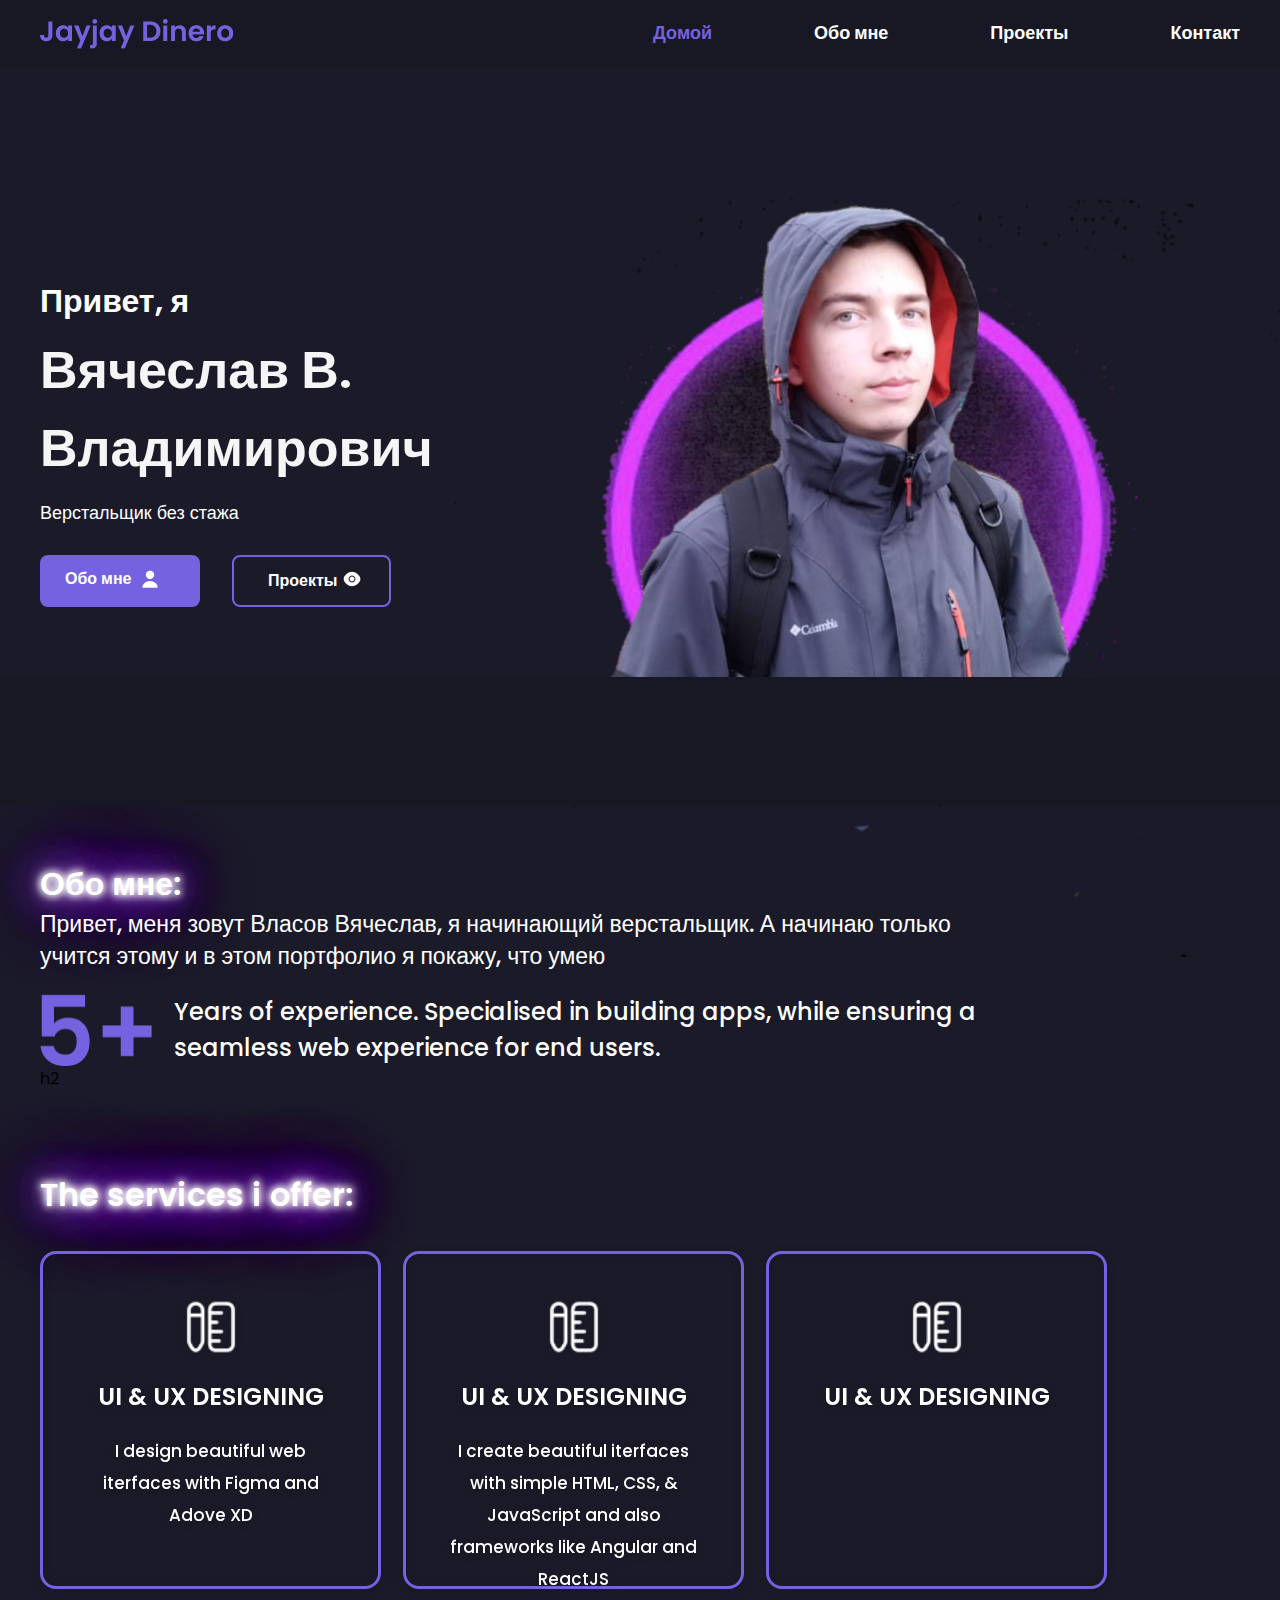
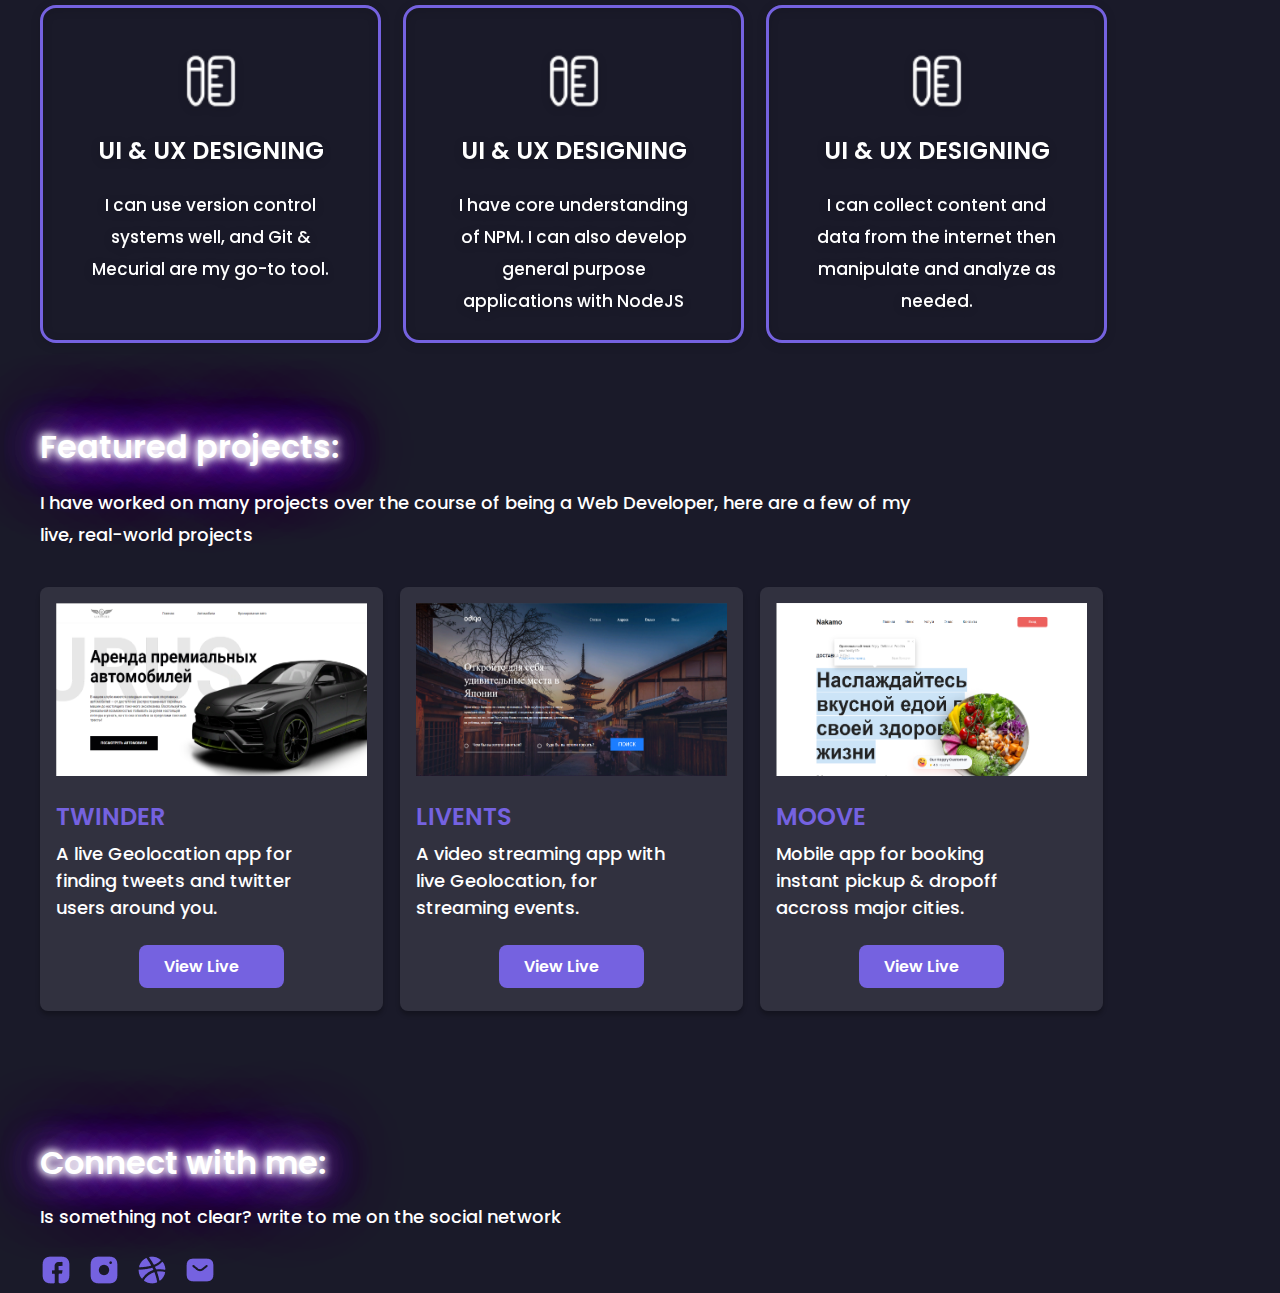
<file: index.html>
<!DOCTYPE html>
<html lang="ru">
<head>
    <meta charset="UTF-8">
    <meta http-equiv="X-UA-Compatible" content="IE=edge">
    <meta name="viewport" content="width=device-width, initial-scale=1.0">
    <link rel="stylesheet" href="css/style.css">
    <link rel="preconnect" href="https://fonts.gstatic.com" crossorigin>
    <link href="https://fonts.googleapis.com/css2?family=Poppins:wght@500;600&display=swap" rel="stylesheet">
    <title>Document</title>
</head>
<body>
    <header>
        
            <nav>
                <div class="container">
                <img src="img/logo.png" alt="logo">
                <ul>
                    <li><a href="#"><span>Домой</span></a></li>
                    <li><a href="#">Обо мне</a></li>
                    <li><a href="#">Проекты</a></li>
                    <li><a href="#">Контакт</a></li>
                </ul>
                </div>
            </nav>
        
        <main>
            <div class="container">
                <div class="main-content">
                    <div class="main-text">
                        <h2>Привет, я</h2>
                        <h1>Вячеслав В. Владимирович</h1>
                        <p>Верстальщик без стажа</p>
                        <div class="link">
                            <a href="#" class="one">Обо мне <img src="img/prof.png" alt="prof"></a>
                            <a href="#" class="two">Проекты <img src="img/eye.png" alt="eye"></a>
                        </div>
                    </div>
                    <img src="img/slavik.png" alt="face" class="chel" width="850px" height="850px">
                </div>

            </div>
            <div class="line">
                
            </div>
        </main>
        </div>
    </header>

    <section class="about">
        <div class="container">
            <div class="about-content">
                <h2>Обо мне:</h2>
                <p>Привет, меня зовут Власов Вячеслав, я начинающий верстальщик. А начинаю только учится этому и в этом портфолио я покажу, что умею</p>
            </div>
            <div class="about-content2">
                <img src="img/5+.png" alt="5+">
                <p>Years of experience. Specialised in building apps, while ensuring a seamless
                    web experience for end users.</p>
            </div>
            <div class="bio">
                h2
            </div>
        </div>
    </section>

    <section class="services">
        <div class="container">
            <h2>The services i offer:</h2>
            <div class="vid-uslug">
                <div class="usluga">
                    <div class="usluga-text">
                        <img src="img/designed.png" alt="" width="56px" height="56px">
                        <h3>UI & UX
                            DESIGNING</h3>
                        <p>I design beautiful web iterfaces with Figma and Adove XD</p>
                    </div>
                </div>

                <div class="usluga">
                    <div class="usluga-text">
                        <img src="img/designed.png" alt="" width="56px" height="56px">
                        <h3>UI & UX
                            DESIGNING</h3>
                        <p>I create beautiful iterfaces with simple HTML, CSS, & JavaScript and also frameworks like Angular and ReactJS</p>
                    </div>
                </div>

                <div class="usluga">
                    <div class="usluga-text">
                        <img src="img/designed.png" alt="" width="56px" height="56px">
                        <h3>UI & UX
                            DESIGNING</h3>
                        <p></p>
                    </div>
                </div>

                <div class="usluga">
                    <div class="usluga-text">
                        <img src="img/designed.png" alt="" width="56px" height="56px">
                        <h3>UI & UX
                            DESIGNING</h3>
                        <p>I can use version control systems well, and Git & Mecurial are my go-to tool.</p>
                    </div>
                </div>

                <div class="usluga">
                    <div class="usluga-text">
                        <img src="img/designed.png" alt="" width="56px" height="56px">
                        <h3>UI & UX
                            DESIGNING</h3>
                        <p>I have core understanding of NPM. I can also develop general purpose applications with NodeJS</p>
                    </div>
                </div>

                <div class="usluga">
                    <div class="usluga-text">
                        <img src="img/designed.png" alt="" width="56px" height="56px">
                        <h3>UI & UX
                            DESIGNING</h3>
                        <p>I can collect content and data from the internet then manipulate and analyze as needed.</p>
                    </div>
                </div>
            </div>
        </div>
    </section>

    <section class="projects">
        <div class="container">
            <h2>Featured projects:</h2>
            <p>I have worked on many projects over the course of being a Web Developer, here are a few of my live, real-world projects</p>
            <div class="project-content">
                <div class="vid-projects">
                    <div class="project">
                        <img src="img/Luxorides.png" alt="" width="311px" height="173px">
                        <h3>TWINDER</h3>
                        <p>A live Geolocation app for finding tweets and twitter users around you.</p>
                        <div class="project-links">
                            <a href="https://disk.yandex.ru/d/D51rigLp7bP0pQ" class="viev">View Live</a>
                            
                        </div>
                    </div>
                </div>

                <div class="vid-projects">
                    <div class="project">
                        <img src="img/Odigo.png" alt="" width="311px" height="173px">
                        <h3>LIVENTS</h3>
                        <p>A video streaming app with live Geolocation, for streaming events.</p>
                        <div class="project-links">
                            <a href="https://disk.yandex.ru/d/A0VmmIEsx72C-A" class="viev">View Live</a>
                            
                        </div>
                    </div>
                </div>

                <div class="vid-projects">
                    <div class="project">
                        <img src="img/nakamo.png" alt="" width="311px" height="173px">
                        <h3>MOOVE</h3>
                        <p>Mobile app for booking instant pickup & dropoff accross major cities.</p>
                        <div class="project-links">
                            <a href="https://disk.yandex.ru/d/sfZJWd_rEHD4zQ" class="viev">View Live</a>
                            
                        </div>
                    </div>
                </div>

            </div>
        </div>
    </section>

    <section class="connect">
        <div class="container">
            <div class="connect-text">
                <h2>Connect with me:</h2>
                <p>Is something not clear? write to me on the social network</p>
                <div class="img-search">
                    <a href="#"><img src="img/facebook.png" alt=""></a>
                    <a href="#"><img src="img/instagram.png" alt=""></a>
                    <a href="#"><img src="img/mazzila.png" alt=""></a>
                    <a href="#"><img src="img/pochta.png" alt=""></a>
                </div>
            </div>
            
        </div>
    </section>
</body>
</html>
</file>
<file: css/style.css>
html, body{
    padding: 0;
    margin: 0;
    font-family: 'Poppins', sans-serif;
    background: #1A1A29;
    scroll-behavior: smooth;
}



*{
    box-sizing: border-box;
    margin: 0;
    padding: 0;
}

h1, h2, h3, h4, h5{
    margin: 0;
    padding: 0;
}

.container{
    width: 1200px;
    margin: 0 auto;
}

a{
    text-decoration: none;
}

p{
    margin: 0;
    padding: 0;
}

ul, li{
    display: flex;
    padding: 0;
    margin: 0;
    gap: 50px;
    
}

.container{
    width: 1200px;
    margin: 0 auto;
}



nav{
    
    background: #181824;
}

nav .container{
    display: flex;
    justify-content: space-between;
    padding: 19px 0 19px 0;
}

ul li a{
    font-weight: 600;
    font-size: 18px;
    line-height: 27px;
    color: #FFFFFF;
    padding-left: 52px;
}

span{
    color: #7562E0;
}


/*main*/

main{
    padding-top: 209px;
}

.main-text h2{
    font-weight: 600;
    font-size: 32px;
    line-height: 48px;
    color: #FFFFFF;
}

.main-text h1{
    font-weight: 600;
    font-size: 52px;
    line-height: 78px;
    color: #F5F5F5;
    padding: 6px 0 12px 0;
}

.main-text p{
    font-weight: 500;
    font-size: 18px;
    line-height: 27px;
    color: #FFFFFF;
    width: 400px;
}

.one{
    display: flex;
    flex-direction: row;
    align-items: flex-start;
    padding: 12px 25px;
    gap: 6px;
    background: #7562E0;
    border-radius: 8px;
    font-weight: 600;
    font-size: 16px;
    line-height: 24px;
    color: #FFFFFF;
    width: 160px;
}

.two{
    display: flex;
    flex-direction: row;
    align-items: flex-start;
    padding: 12px 34px;
    gap: 5px;
    border: 2px solid #7562E0;
    border-radius: 8px;
    font-weight: 600;
    font-size: 16px;
    line-height: 24px;
    color: #FFFFFF;
    width: 159px;
}

.link{
    display: flex;
    column-gap: 32px;
    margin-top: 29px;
    
}

.main-content{
    display: flex;
    justify-content: space-between;
}

.chel{
    margin-top: -170px;
    margin-right: 100px;
}

.line{
    height: 128px;
    background: #181824;
    margin-top: -280px;
    z-index: 10;
    position: relative;
    
}


/*about-content*/

.about{
    padding-top: 55px;
}

.about-content h2{
    font-weight: 600;
    font-size: 32px;
    line-height: 48px;
    
        color: #fff;
        text-shadow:
            0 0 7px #fff,
            0 0 10px #fff,
            0 0 15px #fff,
            0 0 42px #8A2BE2,
            0 0 40px #8A2BE2,
            0 0 50px #8A2BE2,
            0 0 80px #8A2BE2,
            0 0 100px #8A2BE2;
    
}

.about-content p{
    font-weight: 500;
    font-size: 23px;
    line-height: 32px;
    color: #FFFFFF;
    width: 915px;
}

.about-content2{
    display: flex;
    padding-top: 22px;
}

.about-content2 p{
    font-weight: 500;
    font-size: 24px;
    line-height: 36px;
    color: #FFFFFF;
    width: 850px;
    padding-left: 22px;
}



.table{
    width: 256px;
    height: 240px;
    background: #BDBDBD;
    box-shadow: 0px 2px 4px rgba(0, 0, 0, 0.2);
}


/*services*/

.services{
    padding-top: 80px;
}

.vid-uslug{
    padding-top: 32px;
    display: flex;
    flex-wrap: wrap;
    column-gap: 22px;
    row-gap: 16px;
    

}

.usluga{
    border: 3px solid #7562E0;
    filter: drop-shadow(0px 2px 4px rgba(0, 0, 0, 0.2));
    border-radius: 16px;
    width: 341px;
    height: 338px;
}

.usluga-text{
    align-items: center;
    text-align: center;
    padding-top: 45px;
    
}

.usluga-text h3{
    font-weight: 600;
    font-size: 24px;
    line-height: 185%;
    color: #FFFFFF;
    width: 280px;
    padding-top: 13px;
    padding-bottom: 16px;
    margin: 0 auto;

}

.usluga-text p{
    font-weight: 500;
    font-size: 17px;
    line-height: 32px;
    color: #FFFFFF;
    width: 250px;
    margin: 0 auto;
}

.services .container h2{
    font-weight: 600;
    font-size: 32px;
    line-height: 48px;
    color: #fff;
        text-shadow:
            0 0 7px #fff,
            0 0 10px #fff,
            0 0 15px #fff,
            0 0 42px #8A2BE2,
            0 0 40px #8A2BE2,
            0 0 50px #8A2BE2,
            0 0 80px #8A2BE2,
            0 0 100px #8A2BE2;
}

/*projects*/

.projects{
    padding-top: 80px;
}

.projects .container h2{
    font-weight: 600;
    font-size: 32px;
    line-height: 48px;
    color: #fff;
        text-shadow:
            0 0 7px #fff,
            0 0 10px #fff,
            0 0 15px #fff,
            0 0 42px #8A2BE2,
            0 0 40px #8A2BE2,
            0 0 50px #8A2BE2,
            0 0 80px #8A2BE2,
            0 0 100px #8A2BE2;
    padding-bottom: 16px;
}

.projects p{
    font-weight: 500;
    font-size: 18px;
    line-height: 32px;
    color: #FFFFFF;
    width: 900px;
}

.vid-projects{
    background: #31313F;
    box-shadow: 0px 4px 4px rgba(0, 0, 0, 0.25);
    border-radius: 8px;
    width: 343px;
}

.project h3{
    font-weight: 600;
    font-size: 24px;
    line-height: 36px;
    color: #7562E0;
    padding-top: 16px;
    padding-bottom: 5px;
}

.project p{
    font-weight: 500;
    font-size: 18px;
    line-height: 27px;
    color: #FFFFFF;
    width: 270px;
    padding-bottom: 24px;
}



.viev{
    display: block;
    align-items: center;
    gap: 6px;
    background: #7562E0;
    border-radius: 8px;
    color: #fff;
    font-weight: 600;
    font-size: 16px;
    line-height: 24px;
    gap: 18px;
    width: 145px;
    padding: 9.5px 25px;
}

.gidhub{
    display: block;
    align-items: center;
    gap: 5px;
    border: 2px solid #7562E0;
    border-radius: 8px;
    font-weight: 600;
    font-size: 16px;
    line-height: 24px;
    color: #FFFFFF;
    width: 144px;
    padding: 9.5px 20px;
}

.project-links{
    display: flex;
    justify-content: center;
}

.project{
    padding: 16px 16px 23px 16px;
}

.project-content{
    padding-top: 36px;
    display: flex;
    column-gap: 17px;
}

/*connect*/

.connect{
    padding-top: 128px;
}

.connect-text h2{
    font-weight: 600;
    font-size: 32px;
    line-height: 48px;
    color: #fff;
        text-shadow:
            0 0 7px #fff,
            0 0 10px #fff,
            0 0 15px #fff,
            0 0 42px #8A2BE2,
            0 0 40px #8A2BE2,
            0 0 50px #8A2BE2,
            0 0 80px #8A2BE2,
            0 0 100px #8A2BE2;
}

.connect-text p{
    font-weight: 500;
    font-size: 18px;
    line-height: 27px;
    color: #FFFFFF;
    padding: 16px 0 24px 0;
}

.img-search{
    display: flex;
    gap: 16px;
}
</file>
